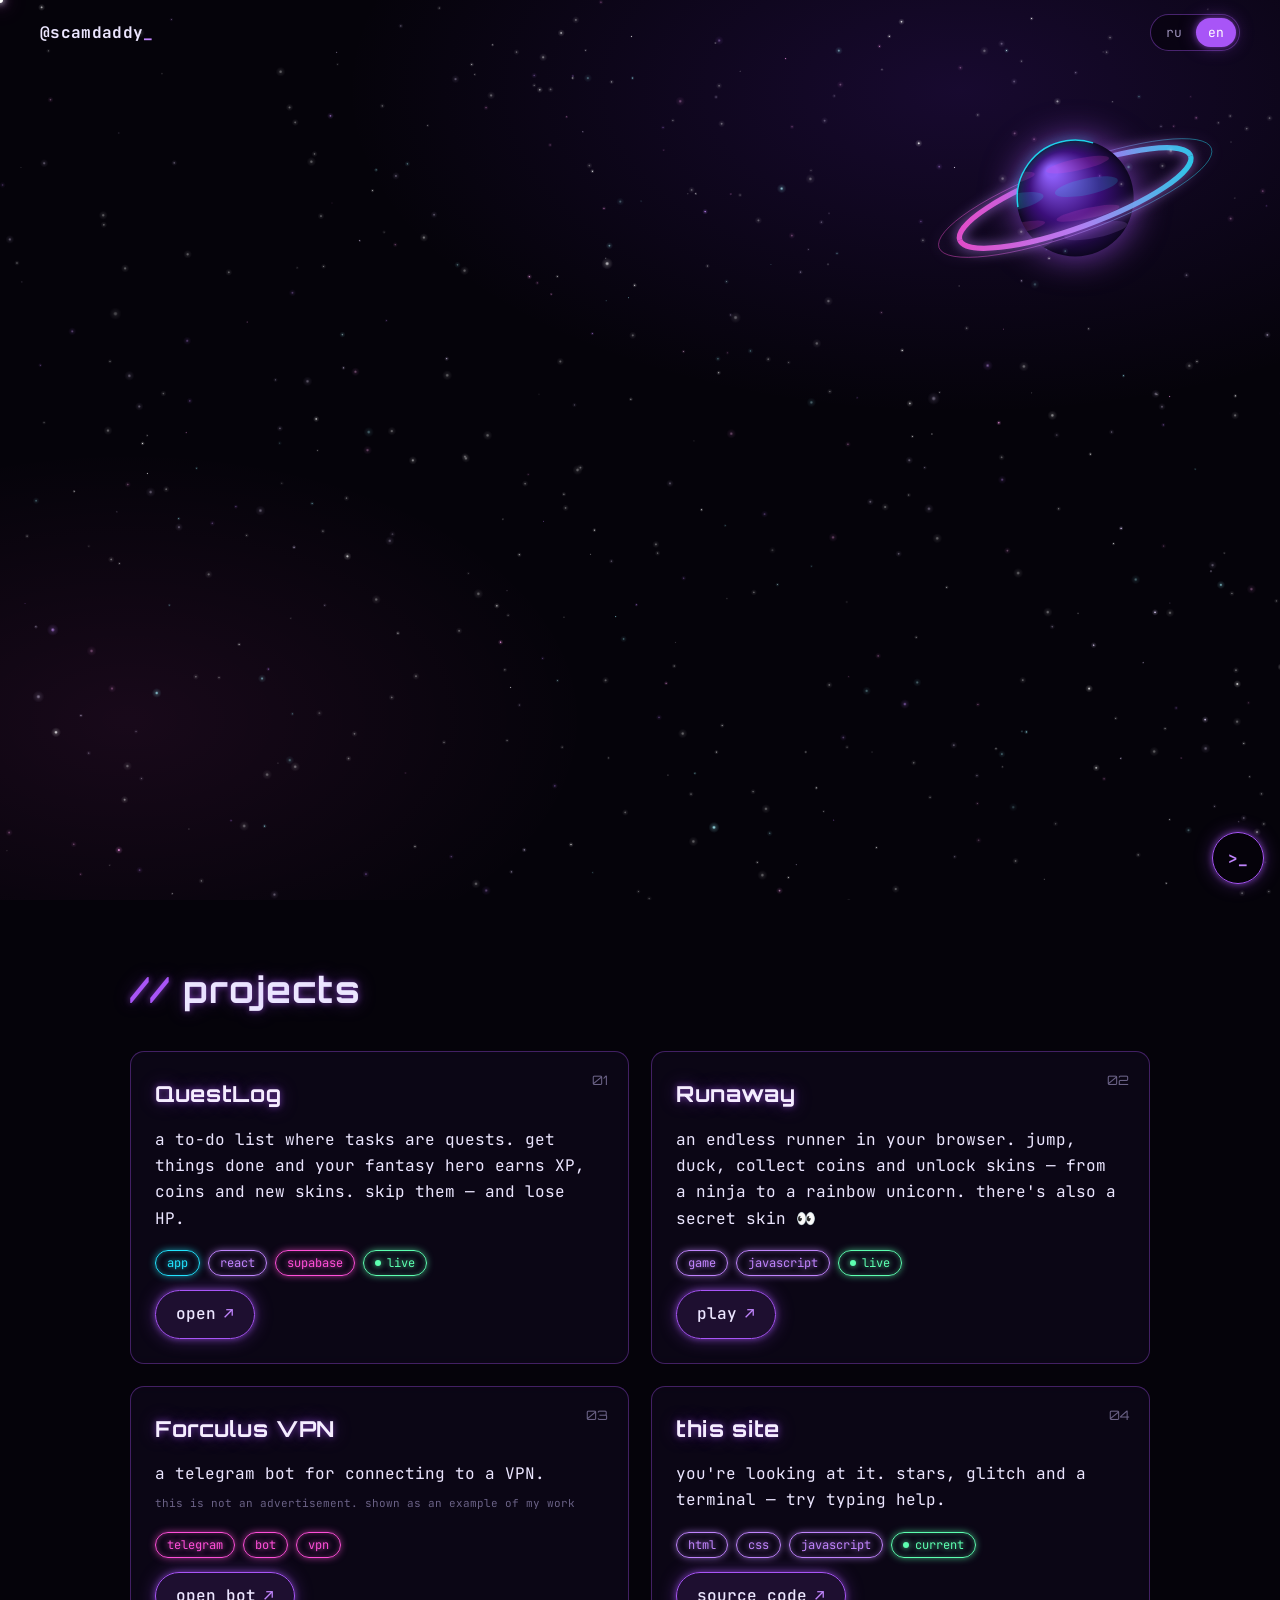
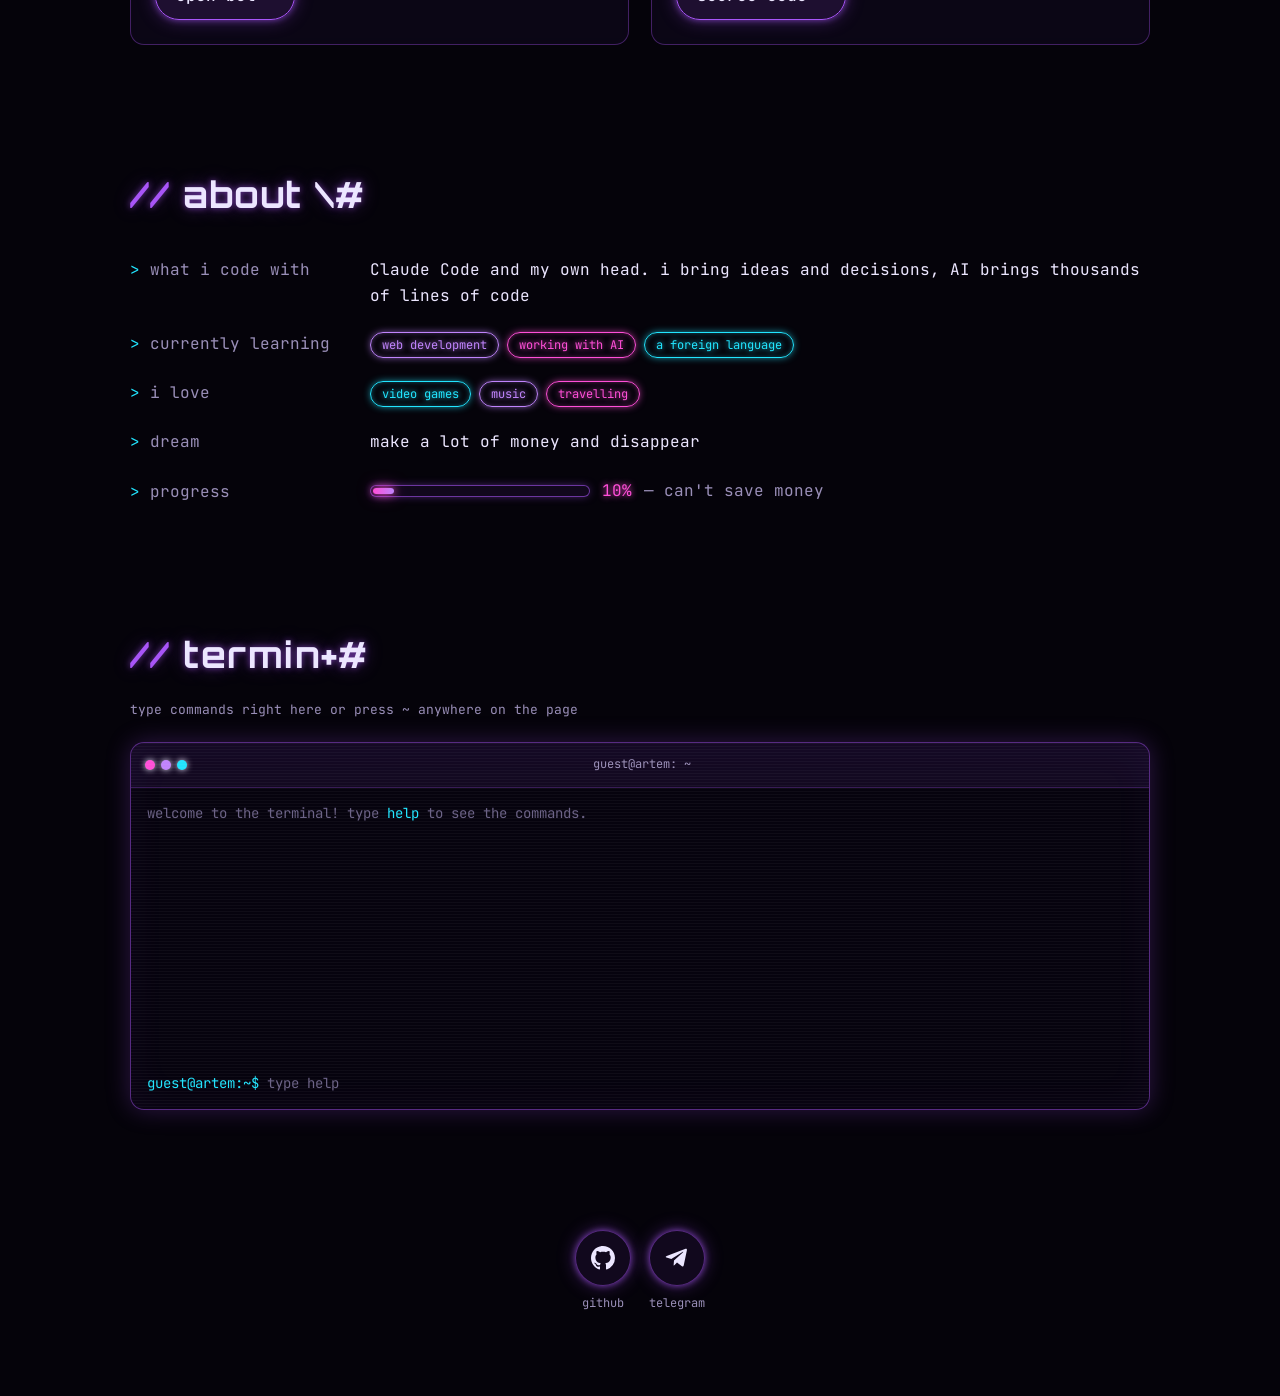
<file: index.html>
<!DOCTYPE html>
<html lang="ru">
<head>
  <meta charset="UTF-8">
  <meta name="viewport" content="width=device-width, initial-scale=1">
  <title>Artem — @scamdaddy</title>
  <meta name="description" content="вайбкодер. мечтаю заработать много денег и исчезнуть, а пока — просто чиллю.">
  <meta name="theme-color" content="#05030a">
  <meta name="color-scheme" content="dark">
  <link rel="canonical" href="https://scamdaddy.github.io/">

  <!-- Иконки сайта -->
  <link rel="icon" href="assets/favicon.svg" type="image/svg+xml">
  <link rel="icon" href="assets/favicon-32.png" type="image/png" sizes="32x32">
  <link rel="apple-touch-icon" href="assets/apple-touch-icon.png">

  <!-- Превью ссылки в Telegram, VK, Discord и т.д. (Open Graph).
       Мессенджеры не запускают JavaScript, поэтому всё здесь — готовым текстом,
       а адрес картинки — полный, с https:// -->
  <meta property="og:type" content="website">
  <meta property="og:site_name" content="Artem — @scamdaddy">
  <meta property="og:url" content="https://scamdaddy.github.io/">
  <meta property="og:title" content="Artem — @scamdaddy">
  <meta property="og:description" content="вайбкодер. мечтаю заработать много денег и исчезнуть, а пока — просто чиллю. заходи — тут звёзды, глитч и терминал.">
  <meta property="og:image" content="https://scamdaddy.github.io/assets/og-image.png">
  <meta property="og:image:width" content="1200">
  <meta property="og:image:height" content="630">
  <meta property="og:image:alt" content="Artem — вайбкодер. неоновая надпись на звёздном фоне">
  <meta property="og:locale" content="ru_RU">
  <meta property="og:locale:alternate" content="en_US">

  <!-- То же для X (Twitter) -->
  <meta name="twitter:card" content="summary_large_image">
  <meta name="twitter:title" content="Artem — @scamdaddy">
  <meta name="twitter:description" content="вайбкодер. мечтаю заработать много денег и исчезнуть, а пока — просто чиллю.">
  <meta name="twitter:image" content="https://scamdaddy.github.io/assets/og-image.png">

  <!-- Метка «JavaScript работает»: только тогда прячем блоки до появления при прокрутке.
       crt-boot — CRT-включение и звёзды-«ARTEM»: один раз за сессию и только если анимации не выключены.
       Ставим это здесь, в <head>, чтобы страница не успела мелькнуть до начала эффекта -->
  <script>
    document.documentElement.classList.add('js');
    try {
      if (!sessionStorage.getItem('booted') && !matchMedia('(prefers-reduced-motion: reduce)').matches) {
        document.documentElement.classList.add('crt-boot');
      }
    } catch (e) {}
  </script>

  <!-- Шрифты: Orbitron для заголовков (латиница), Unbounded подхватывает кириллицу,
       JetBrains Mono для основного текста -->
  <link rel="preconnect" href="https://fonts.googleapis.com">
  <link rel="preconnect" href="https://fonts.gstatic.com" crossorigin>
  <link rel="stylesheet" href="https://fonts.googleapis.com/css2?family=JetBrains+Mono:wght@400;500;700&family=Orbitron:wght@500;700;900&family=Unbounded:wght@500;700;900&display=swap">

  <!-- Сезонные режимы (Хэллоуин, Новый год): подключаем в <head>, чтобы цвета сменились сразу -->
  <script src="js/season.js?v=20261017-1634"></script>

  <link rel="stylesheet" href="css/style.css?v=20261017-1634">
</head>
<body>
  <!-- CRT-включение: чёрные шторки разъезжаются от светящейся линии (js/fx.js, css) -->
  <div class="crt" id="crt" aria-hidden="true">
    <div class="crt__top"></div>
    <div class="crt__bottom"></div>
    <div class="crt__beam"></div>
    <div class="crt__scan"></div>
  </div>

  <!-- Звёздное небо рисуется на этом canvas (js/stars.js) -->
  <canvas id="stars" aria-hidden="true"></canvas>

  <header class="topbar">
    <!-- Неоновая полоса: сколько страницы пролистано -->
    <div class="scroll-progress" id="scroll-progress" aria-hidden="true"></div>
    <a class="topbar__logo" href="#hero">@scamdaddy<span class="topbar__cursor">_</span></a>

    <!-- Переключатель языка: выбор запоминается (js/main.js) -->
    <div class="lang-switch" role="group" aria-label="язык" data-i18n-label="lang.label">
      <button class="lang-switch__btn is-active" type="button" data-lang="ru" lang="ru" aria-pressed="true">ru</button>
      <button class="lang-switch__btn" type="button" data-lang="en" lang="en" aria-pressed="false">en</button>
    </div>
  </header>

  <main>
    <!-- Приветствие -->
    <section class="hero" id="hero">
      <!-- Пиксельный аватар: картинку собирает js/main.js из карты пикселей.
           Клик — случайная фраза -->
      <button class="avatar reveal" id="avatar" type="button" data-i18n-label="avatar.label" aria-label="пиксельный аватар Artem в тёмных очках">
        <span class="avatar__frame" aria-hidden="true"></span>
        <span class="avatar__inner" id="avatar-pixels" aria-hidden="true"></span>
      </button>
      <p class="hero__prompt reveal"><span class="accent-cyan">~/artem</span> $ whoami</p>
      <!-- Глитч: копии текста из data-text сдвигаются в розовом и голубом цвете -->
      <h1 class="hero__name glitch reveal" data-text="Artem">Artem</h1>
      <!-- Приветствие печатается само (js/effects.js), тексты — в js/i18n.js -->
      <div class="hero__greeting reveal" id="greeting"></div>
      <a class="hero__scroll reveal" href="#projects" data-i18n="hero.scroll">листай вниз ↓</a>
    </section>

    <!-- Проекты: карточки создаются из js/projects.js -->
    <section class="section" id="projects">
      <h2 class="section__title reveal"><span class="section__hash">//</span> <span data-i18n="projects.title">проекты</span></h2>
      <div class="cards" id="project-list"></div>
    </section>

    <!-- Обо мне -->
    <section class="section" id="about">
      <h2 class="section__title reveal"><span class="section__hash">//</span> <span data-i18n="about.title">обо мне</span></h2>
      <div id="about-list"></div>
    </section>

    <!-- Мини-терминал (js/terminal.js). По клавише ~ всплывает поверх страницы -->
    <section class="section" id="terminal-section">
      <h2 class="section__title reveal"><span class="section__hash">//</span> <span data-i18n="term.section">терминал</span></h2>
      <p class="section__hint reveal" data-i18n="term.hint" data-i18n-touch="term.hintTouch">пиши команды прямо здесь или нажми ~ в любом месте страницы</p>

      <div class="terminal reveal" id="terminal">
        <div class="terminal__bar">
          <span class="terminal__dots" aria-hidden="true"><i></i><i></i><i></i></span>
          <span class="terminal__title">guest@artem: ~</span>
          <button class="terminal__close" id="terminal-close" type="button" data-i18n-label="term.close" aria-label="закрыть терминал">esc</button>
        </div>
        <div class="terminal__output" id="terminal-output" role="log" aria-live="polite"></div>
        <form class="terminal__line" id="terminal-form">
          <label class="terminal__prompt" for="terminal-input">guest@artem:~$</label>
          <input class="terminal__input" id="terminal-input" type="text"
                 autocomplete="off" autocapitalize="off" autocorrect="off" spellcheck="false"
                 enterkeyhint="send" data-i18n-placeholder="term.placeholder" placeholder="введи help">
        </form>
      </div>
    </section>

    <!-- Место под анонимные сообщения — отдельный этап, пока скрыто -->
    <section class="section" id="anon-messages" hidden></section>
  </main>

  <footer class="footer" id="links">
    <!-- Иконки GitHub и Telegram (данные — в js/projects.js) -->
    <nav class="footer__links reveal" id="social-links" aria-label="ссылки" data-i18n-label="links.title"></nav>

    <!-- Место под счётчик просмотров — отдельный этап -->
    <div class="footer__views" id="views-counter" hidden></div>

    <p class="footer__credit reveal" data-i18n="footer.credit">сделано Artem вместе с Claude ❤️</p>
  </footer>

  <!-- Кнопка терминала (удобно на телефоне, где нет клавиши ~) -->
  <button class="terminal-fab" id="terminal-fab" type="button" data-i18n-label="term.open" aria-label="открыть терминал">&gt;_</button>

  <!-- Затемнение под всплывшим терминалом -->
  <div class="terminal-backdrop" id="terminal-backdrop"></div>

  <!-- Порядок важен: сначала данные, потом код, который их использует.
       ?v=… — версия: при каждом обновлении сайта меняем её (tools/bump-version.ps1),
       чтобы браузер не взял старые файлы из кэша -->
  <script src="js/stars.js?v=20261017-1634"></script>
  <script src="js/i18n.js?v=20261017-1634"></script>
  <script src="js/projects.js?v=20261017-1634"></script>
  <script src="js/effects.js?v=20261017-1634"></script>
  <script src="js/terminal.js?v=20261017-1634"></script>
  <script src="js/fx.js?v=20261017-1634"></script>
  <script src="js/main.js?v=20261017-1634"></script>
</body>
</html>
</file>
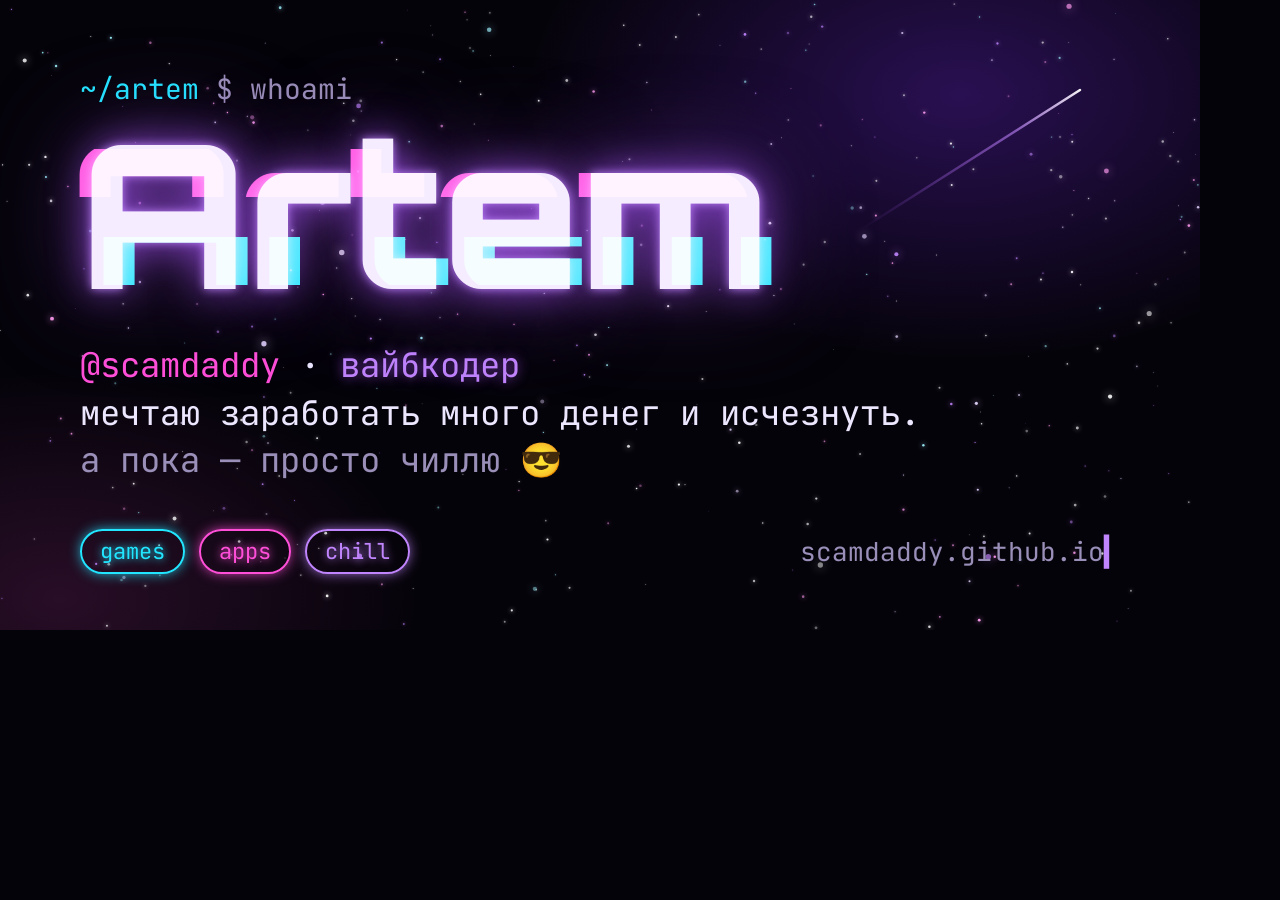
<file: tools/og-image.html>
<!DOCTYPE html>
<html lang="ru">
<head>
  <meta charset="UTF-8">
  <!-- Исходник картинки превью 1200×630 для Telegram и соцсетей.
       Картинку делает скрипт tools/make-images.ps1 (скриншот через Edge). -->
  <link rel="stylesheet" href="https://fonts.googleapis.com/css2?family=JetBrains+Mono:wght@400;700&family=Orbitron:wght@900&family=Unbounded:wght@700&display=block">
  <style>
    * { box-sizing: border-box; margin: 0; }

    html, body {
      width: 1200px;
      height: 630px;
      overflow: hidden;
      background: #05030a;
      color: #ece6ff;
      font-family: "JetBrains Mono", monospace;
    }

    .frame {
      position: relative;
      width: 1200px;
      height: 630px;
      padding: 70px 80px;
      background:
        radial-gradient(ellipse 60% 70% at 80% 15%, rgba(109, 40, 217, 0.35), transparent 60%),
        radial-gradient(ellipse 50% 60% at 5% 95%, rgba(255, 79, 216, 0.14), transparent 60%);
    }

    canvas {
      position: absolute;
      inset: 0;
    }

    .content {
      position: relative;
    }

    .prompt {
      font-size: 28px;
      color: #9a8fb8;
    }

    .prompt b { color: #22e5ff; font-weight: 400; }

    .name {
      position: relative;
      display: inline-block;
      margin-top: 6px;
      font-family: "Orbitron", sans-serif;
      font-weight: 900;
      font-size: 200px;
      line-height: 1;
      color: #f5edff;
      text-shadow: 0 0 10px rgba(192, 132, 252, 0.95), 0 0 40px rgba(168, 85, 247, 0.8), 0 0 100px rgba(168, 85, 247, 0.5);
    }

    /* Застывший кадр глитча */
    .name::before,
    .name::after {
      content: "Artem";
      position: absolute;
      inset: 0;
      text-shadow: none;
      mix-blend-mode: screen;
    }

    .name::before { color: #ff4fd8; transform: translateX(-12px); clip-path: inset(18% 0 58% 0); }
    .name::after { color: #22e5ff; transform: translateX(12px); clip-path: inset(62% 0 14% 0); }

    .tagline {
      margin-top: 28px;
      font-size: 34px;
      line-height: 1.4;
    }

    .tagline .pink { color: #ff4fd8; }
    .tagline .violet { color: #c084fc; text-shadow: 0 0 12px rgba(168, 85, 247, 0.7); }
    .tagline .muted { color: #9a8fb8; }

    .footer {
      position: absolute;
      left: 80px;
      right: 80px;
      bottom: 56px;
      display: flex;
      justify-content: space-between;
      align-items: center;
      font-size: 26px;
    }

    .tags { display: flex; gap: 14px; }

    .tag {
      padding: 6px 18px;
      border: 2px solid currentColor;
      border-radius: 999px;
      font-size: 22px;
      box-shadow: 0 0 14px -2px currentColor;
      text-shadow: 0 0 8px currentColor;
    }

    .url { color: #9a8fb8; }
    .cursor { color: #c084fc; }
  </style>
</head>
<body>
  <div class="frame">
    <canvas id="stars" width="1200" height="630"></canvas>
    <div class="content">
      <p class="prompt"><b>~/artem</b> $ whoami</p>
      <h1 class="name">Artem</h1>
      <p class="tagline"><span class="pink">@scamdaddy</span> · <span class="violet">вайбкодер</span><br>мечтаю заработать много денег и исчезнуть.<br><span class="muted">а пока — просто чиллю 😎</span></p>
    </div>
    <div class="footer">
      <div class="tags">
        <span class="tag" style="color:#22e5ff">games</span>
        <span class="tag" style="color:#ff4fd8">apps</span>
        <span class="tag" style="color:#c084fc">chill</span>
      </div>
      <span class="url">scamdaddy.github.io<span class="cursor">▍</span></span>
    </div>
  </div>

  <script>
    // Звёзды с фиксированным «зерном», чтобы картинка всегда получалась одинаковой
    let seed = 42;
    const rand = () => ((seed = (seed * 16807) % 2147483647) / 2147483647);
    const ctx = document.getElementById('stars').getContext('2d');
    const colors = ['#ffffff', '#ffffff', '#ffffff', '#e4d4ff', '#c084fc', '#ff9cf0', '#9ff3ff'];
    for (let i = 0; i < 420; i++) {
      const x = rand() * 1200;
      const y = rand() * 630;
      const r = rand() < 0.9 ? rand() * 1.1 + 0.3 : rand() * 1.6 + 1.2;
      const color = colors[Math.floor(rand() * colors.length)];
      ctx.globalAlpha = rand() * 0.6 + 0.35;
      ctx.shadowColor = color;
      ctx.shadowBlur = r * 4;
      ctx.fillStyle = color;
      ctx.beginPath();
      ctx.arc(x, y, r, 0, Math.PI * 2);
      ctx.fill();
    }

    // Падающая звезда
    ctx.globalAlpha = 1;
    ctx.shadowBlur = 0;
    const grad = ctx.createLinearGradient(1080, 90, 860, 230);
    grad.addColorStop(0, 'rgba(255,255,255,0.95)');
    grad.addColorStop(0.3, 'rgba(192,132,252,0.6)');
    grad.addColorStop(1, 'rgba(168,85,247,0)');
    ctx.strokeStyle = grad;
    ctx.lineWidth = 2.5;
    ctx.lineCap = 'round';
    ctx.beginPath();
    ctx.moveTo(1080, 90);
    ctx.lineTo(860, 230);
    ctx.stroke();
  </script>
</body>
</html>
</file>
<file: css/style.css>
/* =========================================================
   Неон / киберпанк. Все цвета и размеры — переменные ниже,
   чтобы менять стиль в одном месте.
   ========================================================= */

:root {
  /* Цвета */
  --bg: #05030a;
  --bg-card: rgba(18, 10, 32, 0.55);
  --violet: #a855f7;
  --violet-bright: #c084fc;
  --violet-deep: #6d28d9;
  --pink: #ff4fd8;
  --cyan: #22e5ff;
  --text: #ece6ff;
  --muted: #9a8fb8;
  --dim: #6b6286;

  /* Неоновое свечение */
  --glow-violet: 0 0 6px rgba(168, 85, 247, 0.6), 0 0 18px rgba(168, 85, 247, 0.35);
  --glow-violet-strong: 0 0 8px rgba(192, 132, 252, 0.9), 0 0 24px rgba(168, 85, 247, 0.6), 0 0 60px rgba(168, 85, 247, 0.35);

  /* Шрифты */
  --font-mono: "JetBrains Mono", ui-monospace, Consolas, monospace;
  --font-display: "Orbitron", "Unbounded", system-ui, sans-serif;

  /* Сетка */
  --gutter: clamp(16px, 4vw, 40px);
  --max-width: 1100px;
  --radius: 14px;

  /* Плавность: быстрый старт, мягкая остановка */
  --ease-out: cubic-bezier(0.16, 1, 0.3, 1);
}

/* ---------- Базовые стили ---------- */

*,
*::before,
*::after {
  box-sizing: border-box;
}

html {
  scroll-behavior: smooth;
  -webkit-text-size-adjust: 100%;
}

body {
  margin: 0;
  min-height: 100vh;
  background:
    radial-gradient(ellipse 80% 60% at 75% 10%, rgba(109, 40, 217, 0.18), transparent 60%),
    radial-gradient(ellipse 60% 50% at 10% 80%, rgba(255, 79, 216, 0.08), transparent 60%),
    var(--bg);
  background-attachment: fixed;
  color: var(--text);
  font-family: var(--font-mono);
  font-size: clamp(14px, 1.6vw, 16px);
  line-height: 1.65;
  overflow-x: hidden;
}

::selection {
  background: var(--violet);
  color: #fff;
}

a {
  color: var(--violet-bright);
  text-decoration: none;
}

a:focus-visible,
button:focus-visible {
  outline: 2px solid var(--cyan);
  outline-offset: 3px;
}

.accent-cyan { color: var(--cyan); }
.accent-pink { color: var(--pink); }

/* ---------- Звёздный фон ---------- */

#stars {
  position: fixed;
  inset: 0;
  width: 100%;
  height: 100%;
  z-index: 0;
  pointer-events: none;
}

/* Весь контент — над звёздами.
   Без z-index: иначе всплывающий терминал оказался бы «заперт» внутри main
   и не смог бы подняться над затемнением */
main,
.footer {
  position: relative;
}

/* ---------- Шапка ---------- */

.topbar {
  position: fixed;
  top: 0;
  left: 0;
  right: 0;
  z-index: 10;
  display: flex;
  align-items: center;
  justify-content: space-between;
  padding: 14px var(--gutter);
  border-bottom: 1px solid transparent;
  transition: background 0.3s, border-color 0.3s;
}

/* После начала прокрутки шапка получает плотный фон, чтобы текст не лез под логотип */
.topbar.is-scrolled {
  background: rgba(5, 3, 10, 0.88);
  border-bottom-color: rgba(168, 85, 247, 0.2);
  backdrop-filter: blur(10px);
  -webkit-backdrop-filter: blur(10px);
}

.topbar__logo {
  font-weight: 700;
  color: var(--text);
  letter-spacing: 0.02em;
}

.topbar__cursor {
  color: var(--violet-bright);
  animation: blink 1s steps(1) infinite;
}

.lang-switch {
  display: flex;
  gap: 2px;
  padding: 3px;
  border: 1px solid rgba(168, 85, 247, 0.4);
  border-radius: 999px;
  background: rgba(5, 3, 10, 0.6);
}

.lang-switch__btn {
  min-width: 40px;
  padding: 4px 10px;
  border: 0;
  border-radius: 999px;
  background: transparent;
  color: var(--muted);
  font: inherit;
  font-size: 13px;
  cursor: pointer;
  transition: color 0.2s, background 0.2s, box-shadow 0.2s;
}

.lang-switch__btn:hover {
  color: var(--text);
}

.lang-switch__btn.is-active {
  background: var(--violet);
  color: #fff;
  box-shadow: var(--glow-violet);
}

/* ---------- Приветствие ---------- */

.hero {
  min-height: 100vh;
  min-height: 100svh;
  display: flex;
  flex-direction: column;
  justify-content: center;
  max-width: var(--max-width);
  margin: 0 auto;
  padding: 90px var(--gutter) 60px;
}

.hero__prompt {
  margin: 0 0 8px;
  color: var(--muted);
}

.hero__name {
  margin: 0;
  font-family: var(--font-display);
  font-weight: 900;
  font-size: clamp(64px, 17vw, 190px);
  line-height: 1;
  letter-spacing: 0.02em;
  color: #f5edff;
  text-shadow:
    0 0 8px rgba(192, 132, 252, 0.9),
    0 0 30px rgba(168, 85, 247, 0.7),
    0 0 80px rgba(168, 85, 247, 0.45);
}

.hero__greeting {
  max-width: 640px;
  margin: 28px 0 0;
  color: var(--text);
}

.hero__scroll {
  align-self: flex-start;
  margin-top: 48px;
  color: var(--muted);
  font-size: 13px;
  transition: color 0.2s, text-shadow 0.2s;
}

.hero__scroll:hover {
  color: var(--violet-bright);
  text-shadow: var(--glow-violet);
}

/* ---------- Секции ---------- */

.section {
  max-width: var(--max-width);
  margin: 0 auto;
  padding: 60px var(--gutter);
  /* при переходе по ссылке-якорю заголовок не прячется под шапкой */
  scroll-margin-top: 20px;
}

.section__title {
  margin: 0 0 32px;
  font-family: var(--font-display);
  font-weight: 700;
  font-size: clamp(24px, 4vw, 36px);
  letter-spacing: 0.04em;
  color: var(--text);
  text-shadow: var(--glow-violet);
}

.section__hash {
  color: var(--violet);
}

/* ---------- Общие компоненты ---------- */

.cards {
  display: grid;
  /* на широком экране 2 колонки, на телефоне 1 */
  grid-template-columns: repeat(auto-fill, minmax(min(100%, 400px), 1fr));
  gap: 22px;
}

.card {
  position: relative;
  display: flex;
  flex-direction: column;
  padding: 24px;
  border: 1px solid rgba(168, 85, 247, 0.35);
  border-radius: var(--radius);
  background: var(--bg-card);
  backdrop-filter: blur(6px);
  -webkit-backdrop-filter: blur(6px);
  box-shadow: 0 0 0 rgba(168, 85, 247, 0);
}

.tags {
  display: flex;
  flex-wrap: wrap;
  gap: 8px;
  margin: 0;
  padding: 0;
  list-style: none;
}

.tag {
  display: inline-block;
  padding: 3px 11px;
  border: 1px solid currentColor;
  border-radius: 999px;
  font-size: 12px;
  line-height: 1.5;
  color: var(--cyan);
  text-shadow: 0 0 6px currentColor;
  box-shadow: 0 0 8px -2px currentColor, inset 0 0 8px -4px currentColor;
}

.tag--cyan { color: var(--cyan); }
.tag--pink { color: var(--pink); }
.tag--violet { color: var(--violet-bright); }

/* live / current — с пульсирующей точкой «в эфире» */
.tag--live {
  color: #5dffb0;
}

.tag--live::before {
  content: "";
  display: inline-block;
  width: 6px;
  height: 6px;
  margin-right: 6px;
  border-radius: 50%;
  background: currentColor;
  box-shadow: 0 0 6px currentColor;
  vertical-align: 1px;
  animation: pulse 1.6s ease-in-out infinite;
}

.btn {
  display: inline-flex;
  align-items: center;
  gap: 8px;
  padding: 10px 20px;
  border: 1px solid var(--violet);
  border-radius: 999px;
  background: rgba(168, 85, 247, 0.12);
  color: var(--text);
  font: inherit;
  font-weight: 500;
  cursor: pointer;
  box-shadow: var(--glow-violet);
}

/* Скрыто с экрана, но доступно экранным чтецам */
.sr-only {
  position: absolute;
  width: 1px;
  height: 1px;
  margin: -1px;
  padding: 0;
  overflow: hidden;
  clip: rect(0 0 0 0);
  white-space: nowrap;
  border: 0;
}

/* ---------- Печатающийся текст ---------- */

/* «Призрак» и живой текст лежат в одной ячейке сетки друг на друге */
.typed {
  display: grid;
}

.typed__ghost,
.typed__live {
  grid-area: 1 / 1;
}

.typed__ghost {
  visibility: hidden;
}

.typed__ghost > div,
.typed__live > div {
  margin-bottom: 0.35em;
}

.typed__cursor {
  margin-left: 1px;
  color: var(--violet-bright);
  text-shadow: var(--glow-violet);
  animation: blink 1s steps(1) infinite;
}

.hl {
  color: var(--violet-bright);
  text-shadow: var(--glow-violet);
}

/* ---------- Глитч ---------- */

.glitch {
  position: relative;
  align-self: flex-start;
}

/* Две копии текста: розовая и голубая. В покое невидимы */
.glitch::before,
.glitch::after {
  content: attr(data-text);
  position: absolute;
  inset: 0;
  opacity: 0;
  pointer-events: none;
  text-shadow: none;
  mix-blend-mode: screen;
}

.glitch::before { color: var(--pink); }
.glitch::after { color: var(--cyan); }

.glitch.is-glitching,
.glitch:hover {
  animation: glitch-shake 0.3s steps(2) infinite;
}

.glitch.is-glitching::before,
.glitch:hover::before {
  opacity: 0.9;
  animation: glitch-slice-a 0.6s steps(1) infinite;
}

.glitch.is-glitching::after,
.glitch:hover::after {
  opacity: 0.9;
  animation: glitch-slice-b 0.6s steps(1) infinite;
}

/* ---------- Карточки проектов ---------- */

.project {
  gap: 14px;
}

.project__num {
  position: absolute;
  top: 18px;
  right: 20px;
  font-family: var(--font-display);
  font-size: 13px;
  color: var(--dim);
}

.project__title {
  margin: 0;
  padding-right: 32px;
  font-family: var(--font-display);
  font-weight: 700;
  font-size: 22px;
  letter-spacing: 0.03em;
  color: #f5edff;
  text-shadow: var(--glow-violet);
}

.project__desc {
  margin: 0;
  color: var(--text);
}

.project__note {
  margin: -6px 0 0;
  font-size: 11px;
  line-height: 1.5;
  color: var(--dim);
}

.project .tags {
  margin-top: auto;
  padding-top: 4px;
}

.project__btn {
  align-self: flex-start;
}

.btn__arrow {
  display: inline-block;
  color: var(--violet-bright);
}

/* ---------- Обо мне ---------- */

.about {
  display: grid;
  gap: 22px;
  margin: 0;
}

.about__row {
  display: grid;
  grid-template-columns: 220px 1fr;
  gap: 8px 20px;
  align-items: baseline;
}

.about__label {
  color: var(--muted);
}

.about__value {
  margin: 0;
}

/* ---------- Шкала прогресса ---------- */

.about__value--progress {
  display: flex;
  flex-wrap: wrap;
  align-items: center;
  gap: 6px 12px;
}

.progress {
  display: block;
  width: min(220px, 100%);
  height: 12px;
  padding: 2px;
  border: 1px solid rgba(168, 85, 247, 0.6);
  border-radius: 999px;
  background: rgba(168, 85, 247, 0.08);
  box-shadow: 0 0 10px -2px rgba(168, 85, 247, 0.6);
}

.progress__fill {
  display: block;
  width: var(--value);
  height: 100%;
  border-radius: inherit;
  background: linear-gradient(90deg, var(--pink), var(--violet-bright));
  box-shadow: 0 0 8px var(--pink), 0 0 16px rgba(255, 79, 216, 0.5);
  transition: width 1.6s var(--ease-out) 0.5s;
}

/* Пока строка не выехала на экран — шкала пустая, потом плавно заполняется */
.js .about__row:not(.is-visible) .progress__fill {
  width: 0;
}

.progress__value {
  color: var(--pink);
  text-shadow: 0 0 6px var(--pink);
}

.progress__note {
  color: var(--muted);
}

/* Шкала — это кнопка-пасхалка */
.progress-trigger {
  display: inline-flex;
  align-items: center;
  gap: 12px;
  padding: 4px 6px;
  margin: -4px -6px;
  border: 0;
  border-radius: 999px;
  background: transparent;
  color: inherit;
  font: inherit;
  cursor: pointer;
  transition: transform 0.25s var(--ease-out);
}

.progress-trigger .progress {
  width: 220px;
  max-width: 45vw;
  transition: box-shadow 0.25s, border-color 0.25s;
}

.progress-trigger:hover .progress,
.progress-trigger:focus-visible .progress {
  border-color: var(--pink);
  box-shadow: 0 0 12px rgba(255, 79, 216, 0.7), 0 0 30px rgba(255, 79, 216, 0.35);
}

.progress-trigger:active {
  transform: scale(0.96);
}

/* ---------- Всплывающая подсказка ---------- */

.toast {
  position: fixed;
  left: 16px;
  bottom: 16px;
  z-index: 70;
  max-width: calc(100% - 100px);
  padding: 12px 18px;
  border: 1px solid var(--pink);
  border-radius: 12px;
  background: rgba(14, 8, 26, 0.95);
  color: var(--text);
  font-size: 14px;
  box-shadow: 0 0 14px rgba(255, 79, 216, 0.5), 0 0 40px rgba(168, 85, 247, 0.3);
  opacity: 0;
  transform: translateY(20px);
  pointer-events: none;
  transition: opacity 0.35s, transform 0.35s var(--ease-out);
}

.toast.is-shown {
  opacity: 1;
  transform: none;
}

.toast b {
  color: var(--cyan);
  text-shadow: 0 0 6px var(--cyan);
}

.term-trophy {
  color: #ffd76a;
  text-shadow: 0 0 8px rgba(255, 215, 106, 0.6);
}

/* ---------- Ссылки ---------- */

.footer__links {
  display: flex;
  justify-content: center;
  gap: 18px;
}

.social {
  display: flex;
  flex-direction: column;
  align-items: center;
  gap: 8px;
  color: var(--muted);
  font-size: 12px;
}

.social__icon {
  display: grid;
  place-items: center;
  width: 56px;
  height: 56px;
  border: 1px solid rgba(168, 85, 247, 0.45);
  border-radius: 50%;
  background: rgba(168, 85, 247, 0.08);
  color: var(--text);
  box-shadow: var(--glow-violet);
}

.social__icon svg {
  width: 24px;
  height: 24px;
}

/* ---------- Футер ---------- */

.footer {
  max-width: var(--max-width);
  margin: 0 auto;
  padding: 60px var(--gutter) 40px;
  text-align: center;
}

.footer__credit {
  margin: 20px 0 0;
  color: var(--muted);
  font-size: 13px;
}

/* ---------- Появление при прокрутке ----------
   Класс .js ставится скриптом в <head>. Без JavaScript всё просто видно.
   Для «выезда» используется свойство translate, а не transform —
   так оно не мешает эффектам наведения, которые используют transform. */

.js .reveal {
  opacity: 0;
  translate: 0 40px;
  filter: blur(12px);
  transition:
    opacity 0.9s var(--ease-out) var(--reveal-delay, 0s),
    translate 0.9s var(--ease-out) var(--reveal-delay, 0s),
    filter 0.9s var(--ease-out) var(--reveal-delay, 0s);
}

.js .reveal.is-visible {
  opacity: 1;
  translate: 0 0;
  filter: none;
}

/* ---------- Наведение: карточки ---------- */

/* У карточек свои переходы + переходы появления в одном списке */
.js .card.reveal,
.card {
  transition:
    opacity 0.9s var(--ease-out) var(--reveal-delay, 0s),
    translate 0.9s var(--ease-out) var(--reveal-delay, 0s),
    filter 0.9s var(--ease-out) var(--reveal-delay, 0s),
    transform 0.35s var(--ease-out),
    border-color 0.35s,
    box-shadow 0.35s;
}

/* Пятно света, которое следует за мышью (координаты задаёт JS) */
.card::before {
  content: "";
  position: absolute;
  inset: 0;
  border-radius: inherit;
  background: radial-gradient(420px circle at var(--mx, 50%) var(--my, 50%), rgba(168, 85, 247, 0.16), transparent 45%);
  opacity: 0;
  transition: opacity 0.35s;
  pointer-events: none;
}

/* Всё содержимое карточки — над пятном света */
.card > * {
  position: relative;
}

.project__num {
  position: absolute;
}

/* Голографический блик: радужная полоса, которая едет вслед за курсором (--gx) */
.card::after {
  content: "";
  position: absolute;
  inset: 0;
  border-radius: inherit;
  background: linear-gradient(
    115deg,
    transparent 35%,
    rgba(255, 79, 216, 0.1) 45%,
    rgba(255, 255, 255, 0.12) 50%,
    rgba(34, 229, 255, 0.1) 55%,
    transparent 65%
  );
  background-size: 250% 100%;
  background-position: var(--gx, 50%) 0;
  opacity: 0;
  transition: opacity 0.35s;
  pointer-events: none;
}

@media (hover: hover) {
  /* 3D-наклон: углы --rx/--ry задаёт JS по положению курсора */
  .card:hover {
    transform: perspective(900px) rotateX(var(--rx, 0deg)) rotateY(var(--ry, 0deg)) translateY(-6px);
    border-color: rgba(192, 132, 252, 0.85);
    box-shadow:
      0 0 0 1px rgba(192, 132, 252, 0.25),
      0 0 24px rgba(168, 85, 247, 0.45),
      0 0 70px rgba(168, 85, 247, 0.25),
      inset 0 0 30px rgba(168, 85, 247, 0.08);
  }

  .card:hover::before,
  .card:hover::after {
    opacity: 1;
  }
}

/* ---------- Наведение: кнопки и иконки ---------- */

.btn {
  transition: background 0.3s, border-color 0.3s, box-shadow 0.3s, transform 0.3s var(--ease-out);
}

.btn__arrow {
  transition: transform 0.3s var(--ease-out);
}

.btn:hover,
.btn:focus-visible {
  background: rgba(168, 85, 247, 0.3);
  border-color: var(--violet-bright);
  box-shadow: var(--glow-violet-strong);
  transform: translateY(-2px);
}

.btn:hover .btn__arrow,
.btn:focus-visible .btn__arrow {
  transform: translate(3px, -3px);
}

.btn:active {
  transform: translateY(0) scale(0.97);
}

.social__icon {
  transition: transform 0.35s var(--ease-out), color 0.3s, border-color 0.3s, box-shadow 0.3s;
}

.social {
  transition: color 0.3s;
}

.social:hover,
.social:focus-visible {
  color: var(--text);
}

.social:hover .social__icon,
.social:focus-visible .social__icon {
  transform: translateY(-4px) scale(1.08);
  color: var(--cyan);
  border-color: var(--cyan);
  box-shadow: 0 0 10px rgba(34, 229, 255, 0.8), 0 0 30px rgba(34, 229, 255, 0.45), 0 0 60px rgba(168, 85, 247, 0.35);
}

.social:nth-child(2):hover .social__icon,
.social:nth-child(2):focus-visible .social__icon {
  color: var(--pink);
  border-color: var(--pink);
  box-shadow: 0 0 10px rgba(255, 79, 216, 0.8), 0 0 30px rgba(255, 79, 216, 0.45), 0 0 60px rgba(168, 85, 247, 0.35);
}

/* ---------- Наведение: теги ----------
   Подпрыгивают и меняют цвет по кругу: голубой → розовый → фиолетовый → голубой */

.tag {
  cursor: default;
  transition: color 0.25s, box-shadow 0.25s;
}

.tag:hover {
  animation: tag-bounce 0.55s var(--ease-out);
  box-shadow: 0 0 14px -1px currentColor, inset 0 0 10px -3px currentColor;
}

.tag--cyan:hover { color: var(--pink); }
.tag--pink:hover { color: var(--violet-bright); }
.tag--violet:hover { color: var(--cyan); }
.tag--live:hover { color: var(--cyan); }

/* ---------- Терминал ---------- */

.section__hint {
  margin: -18px 0 22px;
  color: var(--muted);
  font-size: 13px;
}

.terminal {
  overflow: hidden;
  border: 1px solid rgba(168, 85, 247, 0.5);
  border-radius: var(--radius);
  background: rgba(8, 4, 16, 0.86);
  backdrop-filter: blur(8px);
  -webkit-backdrop-filter: blur(8px);
  box-shadow: 0 0 24px rgba(168, 85, 247, 0.25), inset 0 0 40px rgba(168, 85, 247, 0.05);
  font-size: 14px;
  cursor: text;
}

.terminal__bar {
  display: flex;
  align-items: center;
  gap: 12px;
  padding: 10px 14px;
  border-bottom: 1px solid rgba(168, 85, 247, 0.25);
  background: rgba(168, 85, 247, 0.08);
  cursor: default;
}

.terminal__dots {
  display: flex;
  gap: 6px;
}

.terminal__dots i {
  width: 10px;
  height: 10px;
  border-radius: 50%;
  background: var(--pink);
  box-shadow: 0 0 6px currentColor;
}

.terminal__dots i:nth-child(2) { background: var(--violet-bright); }
.terminal__dots i:nth-child(3) { background: var(--cyan); }

.terminal__title {
  flex: 1;
  color: var(--muted);
  font-size: 12px;
  text-align: center;
}

/* Кнопка закрытия видна только во всплывшем режиме */
.terminal__close {
  visibility: hidden;
  padding: 2px 8px;
  border: 1px solid rgba(168, 85, 247, 0.5);
  border-radius: 6px;
  background: transparent;
  color: var(--muted);
  font: inherit;
  font-size: 11px;
  cursor: pointer;
}

.terminal__close:hover {
  color: var(--text);
  border-color: var(--violet-bright);
}

.terminal__output {
  height: 280px;
  overflow-y: auto;
  padding: 14px 16px 4px;
  white-space: pre-wrap;
  word-break: break-word;
  overscroll-behavior: contain;
  scrollbar-width: thin;
  scrollbar-color: rgba(168, 85, 247, 0.5) transparent;
}

.terminal__line {
  display: flex;
  align-items: center;
  gap: 8px;
  padding: 4px 16px 14px;
}

.terminal__prompt,
.term-prompt {
  color: var(--cyan);
  white-space: nowrap;
}

.terminal__input {
  flex: 1;
  min-width: 0;
  padding: 0;
  border: 0;
  outline: 0;
  background: transparent;
  color: var(--text);
  font: inherit;
  caret-color: var(--violet-bright);
}

.terminal__input::placeholder {
  color: var(--dim);
}

/* Строки вывода */
.term-line { margin-bottom: 2px; }
.term-echo { color: var(--muted); }
.term-muted { color: var(--dim); }
.term-accent { color: var(--violet-bright); }
.term-cmd { color: var(--cyan); }
.term-error { color: var(--pink); }
.term-hack { color: #5dffb0; text-shadow: 0 0 6px rgba(93, 255, 176, 0.6); }

.term-line a {
  color: var(--cyan);
  text-decoration: underline;
  text-underline-offset: 3px;
}

.term-line a:hover {
  text-shadow: 0 0 8px var(--cyan);
}

/* Всплывший режим: окно прижато к низу экрана поверх всего */
.terminal.is-floating {
  position: fixed;
  left: 16px;
  right: 16px;
  bottom: 16px;
  z-index: 60;
  max-width: 760px;
  margin: 0 auto;
  box-shadow: var(--glow-violet-strong);
  animation: terminal-in 0.35s var(--ease-out);
}

.terminal.is-floating .terminal__output {
  height: min(50vh, 420px);
}

.terminal.is-floating .terminal__close {
  visibility: visible;
}

.terminal-backdrop {
  position: fixed;
  inset: 0;
  z-index: 55;
  background: rgba(5, 3, 10, 0.6);
  backdrop-filter: blur(3px);
  -webkit-backdrop-filter: blur(3px);
  opacity: 0;
  pointer-events: none;
  transition: opacity 0.3s;
}

.terminal-backdrop.is-open {
  opacity: 1;
  pointer-events: auto;
}

/* Круглая кнопка >_ в углу */
.terminal-fab {
  position: fixed;
  right: 16px;
  bottom: 16px;
  z-index: 50;
  width: 52px;
  height: 52px;
  border: 1px solid var(--violet);
  border-radius: 50%;
  background: rgba(5, 3, 10, 0.8);
  color: var(--violet-bright);
  font: 700 16px var(--font-mono);
  cursor: pointer;
  box-shadow: var(--glow-violet);
  transition: box-shadow 0.3s, transform 0.3s var(--ease-out), color 0.3s;
}

.terminal-fab:hover {
  color: #fff;
  box-shadow: var(--glow-violet-strong);
  transform: scale(1.08);
}

.terminal-fab[hidden] {
  display: none;
}

/* Полноэкранные эффекты секретных команд: «матрица» (hack) и денежный дождь (money) */
.fx-overlay {
  position: fixed;
  inset: 0;
  z-index: 200;
  pointer-events: none;
  transition: opacity 0.6s;
}

.fx-overlay.is-fading {
  opacity: 0;
}

.term-money {
  color: #5dffb0;
  font-weight: 700;
  text-shadow: 0 0 8px rgba(93, 255, 176, 0.7);
}

/* ---------- Глитч-переход при клике на проект ---------- */

.glitch-screen {
  position: fixed;
  inset: 0;
  z-index: 300;
  overflow: hidden;
  pointer-events: none;
  /* Полосы развёртки, как на старом мониторе */
  background: repeating-linear-gradient(to bottom, rgba(255, 255, 255, 0.06) 0 1px, transparent 1px 3px);
  animation: glitch-flash 0.42s steps(1) forwards;
}

/* Цветные полосы инвертируют цвета под собой */
.glitch-screen i {
  position: absolute;
  left: -15%;
  width: 130%;
  mix-blend-mode: difference;
}

/* Страница дрожит и раздваивается на розовый и голубой */
.is-glitching-page main,
.is-glitching-page .topbar {
  animation: glitch-shake 0.1s steps(2) infinite;
  filter: drop-shadow(-4px 0 0 rgba(255, 79, 216, 0.7)) drop-shadow(4px 0 0 rgba(34, 229, 255, 0.7));
}

/* ---------- Аватар ---------- */

.hero {
  position: relative;
}

.avatar {
  position: relative;
  display: block;
  width: 96px;
  height: 96px;
  margin-bottom: 20px;
  padding: 0;
  border: 0;
  border-radius: 50%;
  background: none;
  cursor: pointer;
}

/* Неоновая рамка: цветной круг, который медленно вращается */
.avatar__frame {
  position: absolute;
  inset: 0;
  border-radius: 50%;
  background: conic-gradient(var(--pink), var(--violet-bright), var(--cyan), var(--violet), var(--pink));
  box-shadow: 0 0 18px rgba(168, 85, 247, 0.7), 0 0 50px rgba(255, 79, 216, 0.3);
  animation: avatar-spin 8s linear infinite;
}

.avatar__inner {
  position: absolute;
  inset: 4px;
  overflow: hidden;
  border-radius: 50%;
  background: radial-gradient(circle at 50% 35%, #2a1250, #0a0614 70%);
}

.avatar__inner svg {
  position: absolute;
  left: 12%;
  bottom: 0;
  width: 76%;
  height: 76%;
  transition: transform 0.35s var(--ease-out);
}

/* Блик на очках время от времени вспыхивает */
.avatar__glint {
  animation: avatar-glint 3.5s steps(1) infinite;
}

.avatar:hover .avatar__inner svg,
.avatar:focus-visible .avatar__inner svg {
  transform: translateY(-4%) scale(1.06);
}

.avatar:hover .avatar__frame {
  animation-duration: 2s;
  box-shadow: 0 0 24px rgba(168, 85, 247, 0.9), 0 0 70px rgba(255, 79, 216, 0.45);
}

/* Короткий глитч по клику */
.avatar.is-glitching {
  animation: glitch-shake 0.12s steps(2) 4;
  filter: drop-shadow(-3px 0 0 rgba(255, 79, 216, 0.8)) drop-shadow(3px 0 0 rgba(34, 229, 255, 0.8));
}

/* На широком экране аватар стоит справа от имени, крупнее */
@media (min-width: 900px) {
  .avatar {
    position: absolute;
    right: var(--gutter);
    top: 50%;
    width: 220px;
    height: 220px;
    margin: -110px 0 0;
  }

  .avatar__inner {
    inset: 5px;
  }
}

/* =========================================================
   Сезонные режимы (даты — в js/season.js)
   ========================================================= */

/* Хэллоуин: розовый становится тыквенно-оранжевым, голубой — ядовито-зелёным */
html.season-halloween {
  --pink: #ff7a1a;
  --cyan: #a3ff3d;
}

html.season-halloween body {
  background:
    radial-gradient(ellipse 80% 60% at 75% 10%, rgba(109, 40, 217, 0.2), transparent 60%),
    radial-gradient(ellipse 60% 50% at 10% 80%, rgba(255, 122, 26, 0.12), transparent 60%),
    var(--bg);
  background-attachment: fixed;
}

/* Летучая мышь машет крыльями */
.ufo--bat .bat__wing {
  transform-box: view-box;
  transform-origin: 30px 16px;
  animation: bat-flap 0.28s ease-in-out infinite alternate;
}

.ufo--bat .bat__wing--right {
  transform-origin: 34px 16px;
}

.ufo--bat {
  filter: drop-shadow(0 0 6px rgba(255, 122, 26, 0.8)) drop-shadow(0 0 14px rgba(168, 85, 247, 0.5));
}

/* Паук на паутинке под шапкой */
.spider {
  position: absolute;
  top: 100%;
  right: clamp(70px, 18vw, 240px);
  display: flex;
  flex-direction: column;
  align-items: center;
  transform-origin: top center;
  pointer-events: none;
  animation: spider-swing 4s ease-in-out infinite;
}

.spider__thread {
  width: 1px;
  height: 46px;
  background: linear-gradient(rgba(255, 255, 255, 0.1), rgba(255, 255, 255, 0.5));
  animation: spider-drop 6s ease-in-out infinite;
}

.spider__body {
  margin-top: -2px;
  filter: drop-shadow(0 0 6px rgba(255, 122, 26, 0.7));
}

/* Слой для фоновых украшений (призраки, стаи мышей): над звёздами, под текстом */
.season-layer {
  position: fixed;
  inset: 0;
  z-index: 0;
  overflow: hidden;
  pointer-events: none;
}

.ghost {
  position: absolute;
  left: 0;
  top: 0;
  filter: drop-shadow(0 0 10px rgba(192, 132, 252, 0.8));
}

/* Призрак ещё и покачивается из стороны в сторону */
.ghost__inner {
  width: 100%;
  height: 100%;
  animation: ghost-sway 2.6s ease-in-out infinite alternate;
}

.ghost--scare {
  position: fixed;
  z-index: 220;
  width: 220px;
  height: 264px;
  pointer-events: none;
}

.flock-bat {
  position: absolute;
  left: 0;
  top: 0;
  width: 30px;
  height: 16px;
}

.flock-bat svg {
  width: 100%;
  height: 100%;
}

/* Тыква-тарелка и сани светятся своими цветами */
.ufo--pumpkin {
  filter: drop-shadow(0 0 8px rgba(255, 122, 26, 0.8)) drop-shadow(0 0 16px rgba(163, 255, 61, 0.35));
}

.ufo--sleigh {
  filter: drop-shadow(0 0 8px rgba(255, 224, 102, 0.7)) drop-shadow(0 0 16px rgba(225, 29, 72, 0.4));
}

/* Нос Рудольфа мигает */
.sleigh__nose {
  animation: blink 0.9s steps(1) infinite;
}

/* Украшения на карточках и терминале: паутинка в углу / снежная шапка */
.card .season-deco,
.terminal .season-deco {
  position: absolute;
  pointer-events: none;
}

.season-deco--web {
  top: 0;
  right: 0;
  width: 54px;
  height: 54px;
  border-top-right-radius: var(--radius);
  overflow: hidden;
}

.card .season-deco--snow {
  top: -7px;
  left: 14px;
  right: 14px;
  height: 14px;
  filter: drop-shadow(0 0 4px rgba(255, 255, 255, 0.6));
}

.terminal .season-deco--snow {
  top: 0;
  left: 40px;
  right: 40px;
  height: 12px;
  z-index: 1;
}

/* Ёлка в терминале (команда tree) */
.term-star {
  color: #ffe066;
  text-shadow: 0 0 8px #ffe066;
}

.term-tree {
  color: #5dffb0;
}

.term-trunk {
  color: #b45309;
}

.term-bulb {
  text-shadow: 0 0 6px currentColor;
  animation: blink 1.4s steps(1) infinite;
}

/* Новый год: гирлянда из мигающих лампочек под шапкой */
.garland {
  position: absolute;
  top: 100%;
  left: 0;
  right: 0;
  display: flex;
  justify-content: space-around;
  height: 18px;
  border-top: 1px solid rgba(255, 255, 255, 0.18);
  pointer-events: none;
}

.garland i {
  width: 7px;
  height: 11px;
  margin-top: 2px;
  border-radius: 40% 40% 50% 50%;
  background: var(--bulb);
  box-shadow: 0 0 6px var(--bulb), 0 0 14px var(--bulb);
  animation: bulb-blink 1.5s steps(1) infinite;
  animation-delay: var(--delay);
}

.garland i:nth-child(odd) {
  margin-top: 5px;
}

/* ---------- CRT-включение ----------
   Сначала в центре загорается точка, растягивается в линию на всю ширину,
   потом чёрные шторки разъезжаются вверх и вниз, а по экрану бегут полосы развёртки.
   Длительность (2.6 с) совпадает с CRT_MS в js/fx.js */

.crt {
  display: none;
  position: fixed;
  inset: 0;
  z-index: 1000;
  pointer-events: none;
}

.crt-boot .crt {
  display: block;
}

.crt__top,
.crt__bottom {
  position: absolute;
  left: 0;
  right: 0;
  height: 50.5%;
  background: #000;
  animation: crt-shutter 2.6s var(--ease-out) forwards;
}

.crt__top {
  top: 0;
  transform-origin: top;
}

.crt__bottom {
  bottom: 0;
  transform-origin: bottom;
}

.crt__beam {
  position: absolute;
  inset: 0;
  background: #fff;
  box-shadow: 0 0 60px 20px rgba(192, 132, 252, 0.9);
  opacity: 0;
  transform: scale(0, 0.002);
  animation: crt-beam 2.6s linear forwards;
}

.crt__scan {
  position: absolute;
  inset: 0;
  background: repeating-linear-gradient(to bottom, rgba(255, 255, 255, 0.08) 0 1px, transparent 1px 3px);
  opacity: 0;
  animation: crt-scan 2.6s linear forwards;
}

/* Пока идёт вступление, приветствие спрятано — его место занимают звёзды-«ARTEM» */
.intro-running .hero .reveal {
  opacity: 0;
  translate: 0 40px;
  filter: blur(12px);
}

/* ---------- Полоса прокрутки ---------- */

.scroll-progress {
  position: absolute;
  left: 0;
  right: 0;
  bottom: -1px;
  height: 2px;
  transform: scaleX(0);
  transform-origin: left;
  background: linear-gradient(90deg, var(--pink), var(--violet-bright), var(--cyan));
  box-shadow: 0 0 8px rgba(192, 132, 252, 0.9);
  pointer-events: none;
}

/* ---------- Заголовки: неоновая вывеска ---------- */

/* При появлении заголовок «зажигается» с мерцанием, как лампа */
.js .section__title.is-visible {
  animation: neon-on 1.3s linear;
}

/* Одна буква иногда подмигивает (её выбирает js/effects.js) */
.neon-flicker {
  animation: letter-flicker 6s linear infinite;
  animation-delay: var(--flicker-delay, 0s);
}

/* ---------- Волна по имени ---------- */

.wave-letter {
  display: inline-block;
}

.hero__name:hover .wave-letter {
  animation: wave-jump 0.65s var(--ease-out) both;
  animation-delay: calc(var(--i) * 70ms);
}

/* ---------- Сканлайны на терминале ---------- */

.terminal {
  position: relative;
}

.terminal::after {
  content: "";
  position: absolute;
  inset: 0;
  border-radius: inherit;
  background: repeating-linear-gradient(to bottom, rgba(255, 255, 255, 0.035) 0 1px, transparent 1px 3px);
  pointer-events: none;
  animation: crt-flicker 5s steps(1) infinite;
}

/* ---------- Неоновый курсор ---------- */

.has-neon-cursor,
.has-neon-cursor * {
  cursor: none !important;
}

.cursor-dot,
.cursor-ring {
  position: fixed;
  left: 0;
  top: 0;
  z-index: 1100;
  pointer-events: none;
  transition: opacity 0.25s;
}

.cursor-dot {
  width: 6px;
  height: 6px;
  margin: -3px 0 0 -3px;
  border-radius: 50%;
  background: #fff;
  box-shadow: 0 0 6px #fff, 0 0 12px var(--violet-bright), 0 0 22px var(--pink);
}

.cursor-ring {
  border: 1.5px solid rgba(192, 132, 252, 0.85);
  box-shadow: 0 0 10px rgba(168, 85, 247, 0.6), inset 0 0 8px rgba(168, 85, 247, 0.3);
  transition: opacity 0.25s, border-color 0.25s, box-shadow 0.25s;
}

/* Прилипло к кнопке — горит голубым */
.cursor-ring.is-snapped {
  border-color: var(--cyan);
  box-shadow: 0 0 14px rgba(34, 229, 255, 0.7), inset 0 0 10px rgba(34, 229, 255, 0.25);
}

.cursor-ring.is-pressed {
  border-color: var(--pink);
  box-shadow: 0 0 18px rgba(255, 79, 216, 0.9);
}

.cursor-hidden .cursor-dot,
.cursor-hidden .cursor-ring {
  opacity: 0;
}

/* Магнитные кнопки двигает JS через свойство translate — добавляем его в переходы */
.btn {
  transition: background 0.3s, border-color 0.3s, box-shadow 0.3s, transform 0.3s var(--ease-out), translate 0.25s var(--ease-out);
}

.social__icon {
  transition: transform 0.35s var(--ease-out), color 0.3s, border-color 0.3s, box-shadow 0.3s, translate 0.25s var(--ease-out);
}

.terminal-fab {
  transition: box-shadow 0.3s, transform 0.3s var(--ease-out), color 0.3s, translate 0.25s var(--ease-out);
}

/* ---------- Искры при клике ---------- */

.sparks {
  position: fixed;
  inset: 0;
  width: 100%;
  height: 100%;
  z-index: 450;
  pointer-events: none;
}

/* ---------- НЛО ---------- */

.ufo {
  position: fixed;
  left: 0;
  top: 0;
  z-index: 40;
  padding: 6px;
  border: 0;
  background: none;
  cursor: pointer;
  filter: drop-shadow(0 0 6px rgba(192, 132, 252, 0.8)) drop-shadow(0 0 14px rgba(34, 229, 255, 0.4));
}

.ufo svg {
  display: block;
}

.ufo__light {
  animation: blink 0.8s steps(1) infinite;
}

.ufo__light:nth-of-type(2) { animation-delay: 0.27s; }
.ufo__light:nth-of-type(3) { animation-delay: 0.54s; }

/* Луч света снизу — появляется, когда НЛО поймали */
.ufo::after {
  content: "";
  position: absolute;
  left: 50%;
  top: 75%;
  width: 46px;
  height: 0;
  translate: -50% 0;
  background: linear-gradient(rgba(93, 255, 176, 0.7), transparent);
  clip-path: polygon(35% 0, 65% 0, 100% 100%, 0 100%);
  transition: height 0.25s;
}

.ufo.is-caught::after {
  height: 90px;
}

/* Пойманное НЛО улетает вверх и исчезает */
.ufo.is-caught {
  animation: ufo-away 0.9s var(--ease-out) 0.15s forwards;
}

/* ---------- Анимации ---------- */

@keyframes ghost-sway {
  from { transform: translateX(-10px) rotate(-5deg); }
  to { transform: translateX(10px) rotate(5deg); }
}

@keyframes bat-flap {
  from { transform: scaleY(1); }
  to { transform: scaleY(0.35); }
}

@keyframes spider-swing {
  0%, 100% { transform: rotate(-6deg); }
  50% { transform: rotate(6deg); }
}

@keyframes spider-drop {
  0%, 100% { height: 46px; }
  50% { height: 90px; }
}

@keyframes bulb-blink {
  0%, 100% { opacity: 1; }
  50% { opacity: 0.25; box-shadow: none; }
}

@keyframes avatar-spin {
  to { transform: rotate(1turn); }
}

@keyframes avatar-glint {
  0%, 100% { fill: #22e5ff; }
  90% { fill: #ffffff; }
  94% { fill: #22e5ff; }
}

@keyframes crt-shutter {
  0%, 46% { transform: scaleY(1); }
  75%, 100% { transform: scaleY(0); }
}

@keyframes crt-beam {
  0% { opacity: 0; transform: scale(0, 0.002); }
  10%, 20% { opacity: 1; transform: scale(0.006, 0.004); }  /* точка в центре */
  40% { opacity: 1; transform: scale(1, 0.003); }           /* линия на всю ширину */
  46% { opacity: 1; transform: scale(1, 0.006); }
  75% { opacity: 0.25; transform: scale(1, 1); }            /* раскрывается в экран — вспышка */
  88%, 100% { opacity: 0; transform: scale(1, 1); }
}

@keyframes crt-scan {
  0%, 60% { opacity: 0; }
  66% { opacity: 0.9; }
  72% { opacity: 0.4; }
  78% { opacity: 0.8; }
  100% { opacity: 0; }
}

@keyframes crt-flicker {
  0%, 100% { opacity: 1; }
  47% { opacity: 0.55; }
  48% { opacity: 1; }
  82% { opacity: 0.75; }
  83% { opacity: 1; }
}

@keyframes neon-on {
  0% { opacity: 0.1; }
  8% { opacity: 1; }
  13% { opacity: 0.2; }
  22% { opacity: 1; }
  30% { opacity: 0.35; }
  36%, 100% { opacity: 1; }
}

@keyframes letter-flicker {
  0%, 90%, 92%, 95%, 100% { opacity: 1; }
  91% { opacity: 0.15; }
  93.5% { opacity: 0.3; }
}

@keyframes wave-jump {
  0%, 100% { transform: translateY(0); }
  35% { transform: translateY(-0.12em) scale(1.04); }
  60% { transform: translateY(0.02em); }
}

@keyframes ufo-away {
  to { translate: 0 -320px; scale: 0.2; opacity: 0; }
}

/* Короткие вспышки в начале и в конце перехода */
@keyframes glitch-flash {
  0% { background-color: rgba(255, 255, 255, 0.25); }
  15% { background-color: transparent; }
  80% { background-color: rgba(168, 85, 247, 0.25); }
  90% { background-color: rgba(5, 3, 10, 0.9); }
}

@keyframes terminal-in {
  from { opacity: 0; transform: translateY(30px) scale(0.98); }
}

@keyframes tag-bounce {
  0% { transform: translateY(0) scale(1, 1); }
  30% { transform: translateY(-7px) scale(1.04, 0.96); }
  55% { transform: translateY(0) scale(1.08, 0.9); }
  75% { transform: translateY(-2px) scale(0.98, 1.02); }
  100% { transform: translateY(0) scale(1, 1); }
}

@keyframes blink {
  50% { opacity: 0; }
}

@keyframes pulse {
  50% { opacity: 0.35; transform: scale(0.7); }
}

/* Дрожание всего имени */
@keyframes glitch-shake {
  0% { transform: translate(0, 0); }
  25% { transform: translate(-2px, 1px); }
  50% { transform: translate(2px, -1px); }
  75% { transform: translate(-1px, -1px); }
  100% { transform: translate(1px, 1px); }
}

/* Копии режутся на полосы (clip-path) и разъезжаются в стороны */
@keyframes glitch-slice-a {
  0% { clip-path: inset(10% 0 70% 0); transform: translate(-0.09em, 0); }
  20% { clip-path: inset(55% 0 20% 0); transform: translate(0.075em, 0); }
  40% { clip-path: inset(30% 0 45% 0); transform: translate(-0.06em, 0); }
  60% { clip-path: inset(80% 0 5% 0); transform: translate(0.09em, 0); }
  80% { clip-path: inset(0 0 85% 0); transform: translate(-0.045em, 0); }
  100% { clip-path: inset(40% 0 40% 0); transform: translate(0.06em, 0); }
}

@keyframes glitch-slice-b {
  0% { clip-path: inset(65% 0 15% 0); transform: translate(0.075em, 0); }
  20% { clip-path: inset(5% 0 75% 0); transform: translate(-0.09em, 0); }
  40% { clip-path: inset(45% 0 30% 0); transform: translate(0.06em, 0); }
  60% { clip-path: inset(20% 0 60% 0); transform: translate(-0.075em, 0); }
  80% { clip-path: inset(75% 0 10% 0); transform: translate(0.045em, 0); }
  100% { clip-path: inset(30% 0 50% 0); transform: translate(-0.06em, 0); }
}

/* ---------- Телефон ---------- */

@media (max-width: 640px) {
  .about__row {
    grid-template-columns: 1fr;
  }

  .card {
    padding: 20px;
  }

  .terminal {
    font-size: 13px;
  }

  /* 16px в поле ввода — иначе iPhone приближает страницу при фокусе */
  .terminal__input {
    font-size: 16px;
  }

  .terminal__output {
    height: 240px;
  }

  .terminal.is-floating {
    left: 8px;
    right: 8px;
    bottom: 8px;
  }

  /* Место под круглую кнопку >_, чтобы она не закрывала подпись */
  .footer {
    padding-bottom: 90px;
  }
}

/* На телефонах и планшетах размытие под карточками заменяем плотным фоном:
   иначе видеокарте пришлось бы каждый кадр заново размывать движущиеся звёзды */
@media (hover: none) {
  .card,
  .terminal {
    backdrop-filter: none;
    -webkit-backdrop-filter: none;
    background: rgba(14, 8, 26, 0.92);
  }
}

/* Для тех, кто попросил систему меньше анимаций */
@media (prefers-reduced-motion: reduce) {
  html { scroll-behavior: auto; }

  *,
  *::before,
  *::after {
    animation-duration: 0.01ms !important;
    animation-iteration-count: 1 !important;
    transition-duration: 0.01ms !important;
  }

  /* Никакого CRT-вступления */
  .crt {
    display: none !important;
  }

  /* Блоки сразу на месте, без выезда и размытия */
  .js .reveal {
    opacity: 1;
    translate: none;
    filter: none;
  }

  /* Наведение — только свечение, без прыжков */
  .card:hover,
  .btn:hover,
  .social:hover .social__icon {
    transform: none;
  }
}
</file>
